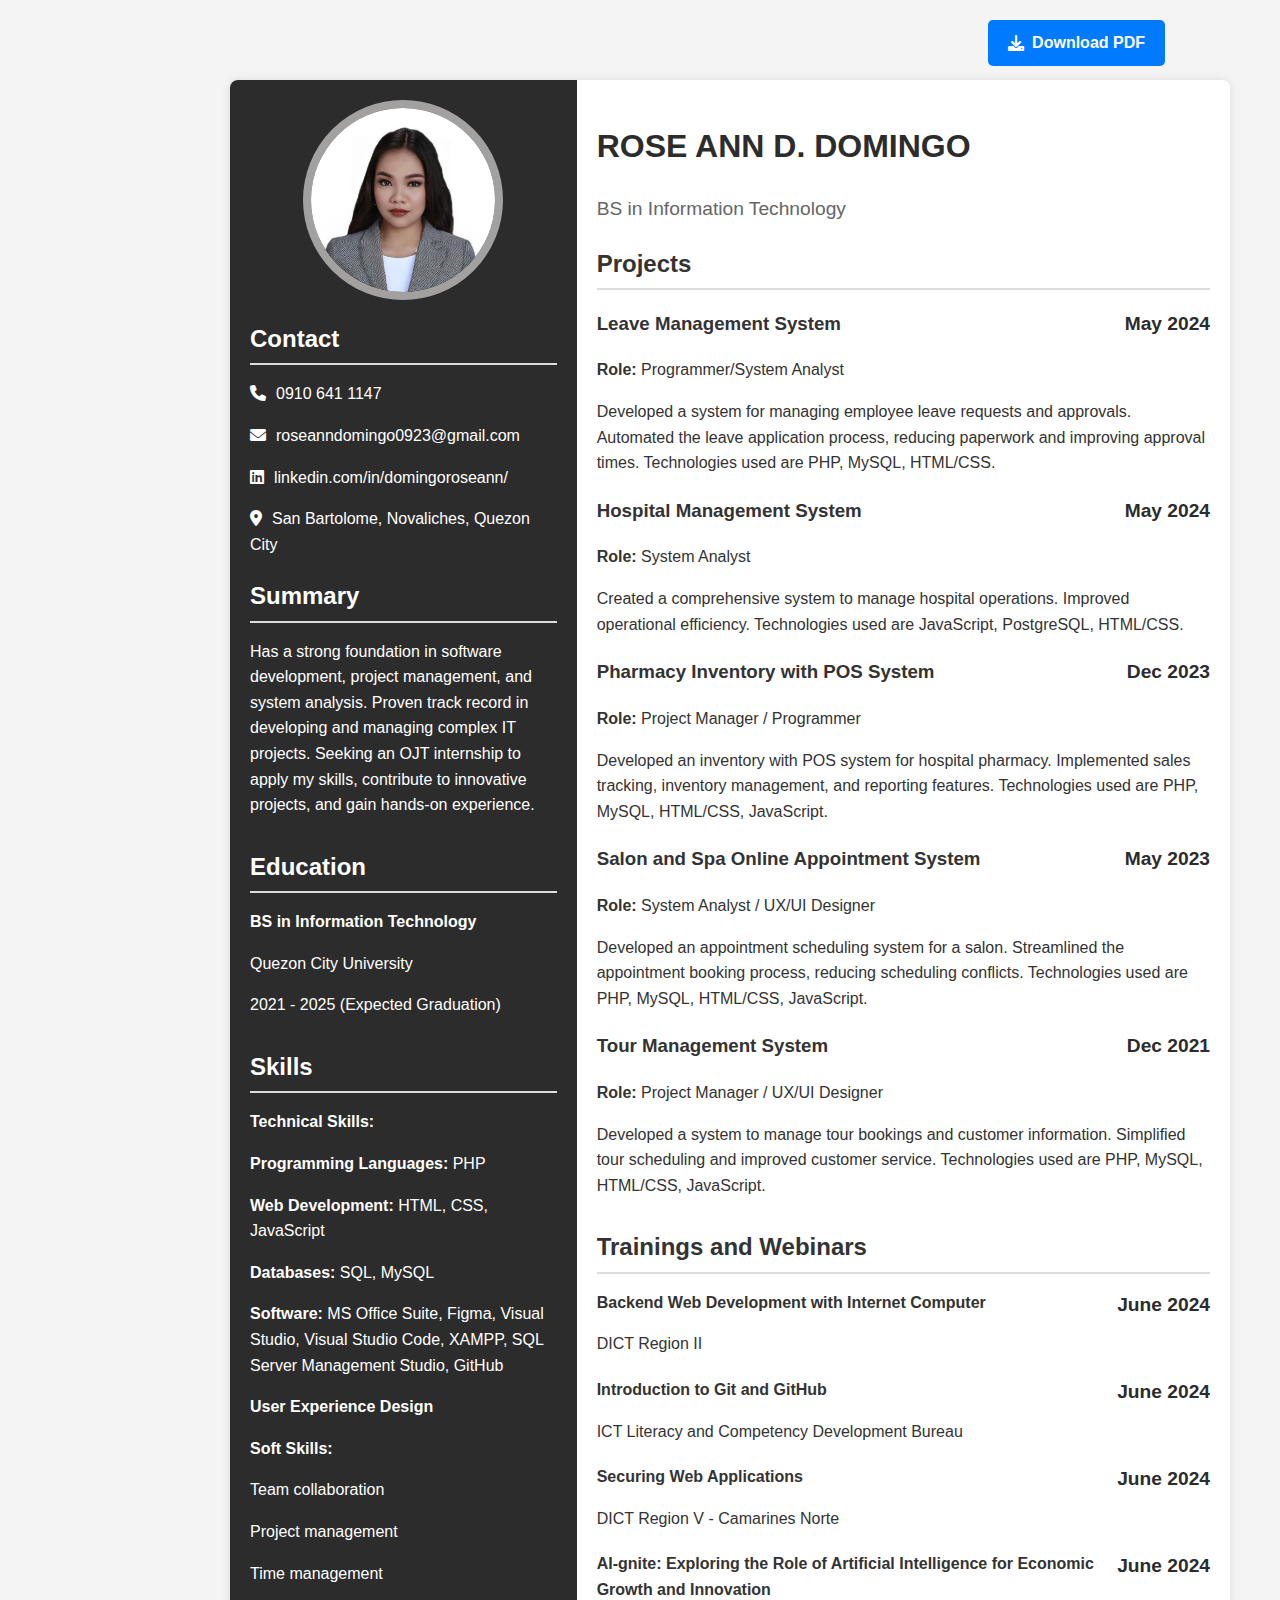
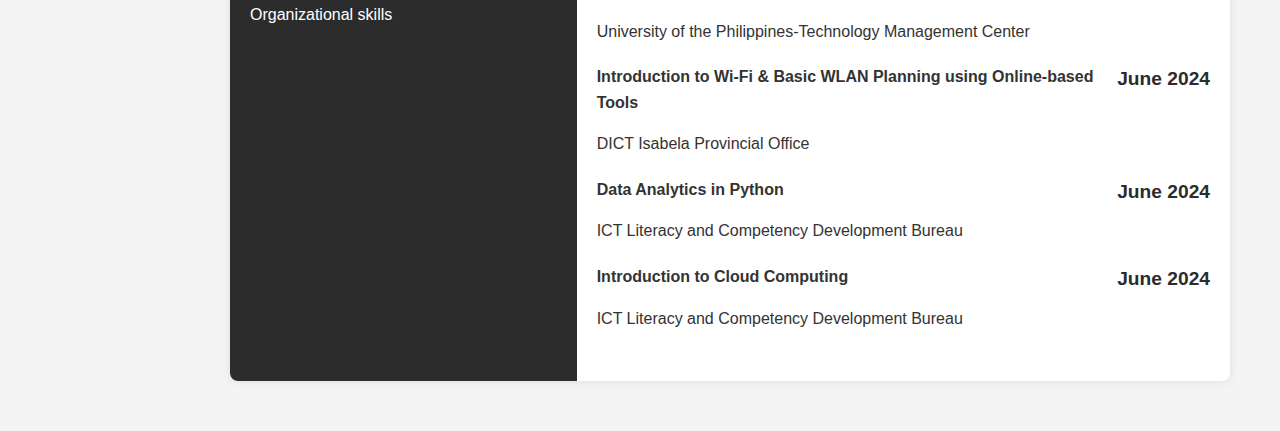
<file: OJT Resume/resume.html>
<!DOCTYPE html>
<html lang="en">
<head>
    <meta charset="UTF-8">
    <meta name="viewport" content="width=device-width, initial-scale=1.0">
    <title>Rose Ann D. Domingo Resume</title>
    <link rel="stylesheet" href="styles.css">
    <link rel="stylesheet" href="https://cdnjs.cloudflare.com/ajax/libs/font-awesome/6.0.0-beta3/css/all.min.css">
    <style>
        body {
            margin: 0;
            padding: 0;
            font-family: Arial, sans-serif;
        }

        .button-wrapper {
            position: fixed;
            top: 20px;
            right: 115px;
            z-index: 1000; /* Ensure it's above other content */
        }

        .download-button {
            display: inline-flex;
            align-items: center;
            padding: 10px 20px;
            background-color: #007bff;
            color: #fff;
            border: none;
            border-radius: 5px;
            text-decoration: none;
            font-size: 16px;
            font-weight: bold;
            transition: background-color 0.3s ease;
        }

        .download-button i {
            margin-right: 8px;
        }

        .download-button:hover {
            background-color: #0056b3;
        }

        .download-button:active {
            background-color: #003d7a;
        }

        .resume-container {
            margin: 80px 50px 50px 230px; /* Adjust top margin to prevent overlap with button */
        }
    </style>
</head>
<body>
    <div class="button-wrapper">
        <a href="Rose_Ann_Domingo_Resume.pdf" download="Rose_Ann_Domingo_Resume.pdf" class="download-button">
            <i class="fas fa-download"></i> Download PDF
        </a>
    </div>
    <div class="resume-container">
        <div class="left-column">
            <div class="photo">
                <img src="me.png" alt="Rose Ann D. Domingo">
            </div>
            <div class="contact">
                <h2>Contact</h2>
                <p><i class="fas fa-phone"></i>0910 641 1147</p>
                <p><i class="fas fa-envelope"></i>roseanndomingo0923@gmail.com</p>
                <p><i class="fab fa-linkedin"></i>linkedin.com/in/domingoroseann/</p>
                <p><i class="fas fa-map-marker-alt"></i>San Bartolome, Novaliches, Quezon City</p>
            </div>
            <div class="summary">
                <h2>Summary</h2>
                <p>Has a strong foundation in software development, project management, and system analysis. Proven track record in developing and managing complex IT projects. Seeking an OJT internship to apply my skills, contribute to innovative projects, and gain hands-on experience.</p>
            </div>
            <div class="education">
                <h2>Education</h2>
                <p><strong>BS in Information Technology</strong></p>
                <p>Quezon City University</p>
                <p>2021 - 2025 (Expected Graduation)</p>
            </div>
            <div class="skills">
                <h2>Skills</h2>
                <p><strong>Technical Skills:</strong></p>
                <p><strong>Programming Languages:</strong> PHP</p>
                <p><strong>Web Development:</strong> HTML, CSS, JavaScript</p>
                <p><strong>Databases:</strong> SQL, MySQL</p>
                <p><strong>Software:</strong> MS Office Suite, Figma, Visual Studio, Visual Studio Code, XAMPP, SQL Server Management Studio, GitHub</p>
                <p><strong>User Experience Design</strong></p>
                <p><strong>Soft Skills:</strong></p>
                <p>Team collaboration</p>
                <p>Project management</p>
                <p>Time management</p>
                <p>Organizational skills</p>
            </div>
        </div>
        <div class="right-column">
            <div class="name">
                <h1>ROSE ANN D. DOMINGO</h1>
                <p>BS in Information Technology</p>
            </div>
            <div class="projects">
                <h2>Projects</h2>
                <div class="project">
                    <h3>Leave Management System</h3>
                    <div class="date">May 2024</div>
                    <p><strong>Role:</strong> Programmer/System Analyst</p>
                    <p>Developed a system for managing employee leave requests and approvals. Automated the leave application process, reducing paperwork and improving approval times. Technologies used are PHP, MySQL, HTML/CSS.</p>
                </div>
                <div class="project">
                    <h3>Hospital Management System</h3>
                    <div class="date">May 2024</div>
                    <p><strong>Role:</strong> System Analyst</p>
                    <p>Created a comprehensive system to manage hospital operations. Improved operational efficiency. Technologies used are JavaScript, PostgreSQL, HTML/CSS.</p>
                </div>
                <div class="project">
                    <h3>Pharmacy Inventory with POS System</h3>
                    <div class="date">Dec 2023</div>
                    <p><strong>Role:</strong> Project Manager / Programmer</p>
                    <p>Developed an inventory with POS system for hospital pharmacy. Implemented sales tracking, inventory management, and reporting features. Technologies used are PHP, MySQL, HTML/CSS, JavaScript.</p>
                </div>
                <div class="project">
                    <h3>Salon and Spa Online Appointment System</h3>
                    <div class="date">May 2023</div>
                    <p><strong>Role:</strong> System Analyst / UX/UI Designer</p>
                    <p>Developed an appointment scheduling system for a salon. Streamlined the appointment booking process, reducing scheduling conflicts. Technologies used are PHP, MySQL, HTML/CSS, JavaScript.</p>
                </div>
                <div class="project">
                    <h3>Tour Management System</h3>
                    <div class="date">Dec 2021</div>
                    <p><strong>Role:</strong> Project Manager / UX/UI Designer</p>
                    <p>Developed a system to manage tour bookings and customer information. Simplified tour scheduling and improved customer service. Technologies used are PHP, MySQL, HTML/CSS, JavaScript.</p>
                </div>
            </div>
            <div class="trainings">
                <h2>Trainings and Webinars</h2>
                <div class="training">
                    <p><strong>Backend Web Development with Internet Computer</strong></p>
                    <p>DICT Region II</p>
                    <div class="date">June 2024</div>
                </div>
                <div class="training">
                    <p><strong>Introduction to Git and GitHub</strong></p>
                    <p>ICT Literacy and Competency Development Bureau</p>
                    <div class="date">June 2024</div>
                </div>
                <div class="training">
                    <p><strong>Securing Web Applications</strong></p>
                    <p>DICT Region V - Camarines Norte</p>
                    <div class="date">June 2024</div>
                </div>
                <div class="training">
                    <p><strong>AI-gnite: Exploring the Role of Artificial Intelligence for Economic Growth and Innovation</strong></p>
                    <p>University of the Philippines-Technology Management Center</p>
                    <div class="date">June 2024</div>
                </div>
                <div class="training">
                    <p><strong>Introduction to Wi-Fi & Basic WLAN Planning using Online-based Tools</strong></p>
                    <p>DICT Isabela Provincial Office</p>
                    <div class="date">June 2024</div>
                </div>
                <div class="training">
                    <p><strong>Data Analytics in Python</strong></p>
                    <p>ICT Literacy and Competency Development Bureau</p>
                    <div class="date">June 2024</div>
                </div>
                <div class="training">
                    <p><strong>Introduction to Cloud Computing</strong></p>
                    <p>ICT Literacy and Competency Development Bureau</p>
                    <div class="date">June 2024</div>
                </div>
            </div>
        </div>
    </div>
</body>
</html>
</file>
<file: OJT Resume/styles.css>
* {
    box-sizing: border-box;
    margin: 10;
    padding: 0;
}

body {
    font-family: Arial, sans-serif;
    line-height: 1.6;
    color: #333333;
    background-color: #f4f4f4;
    padding: 20px;
}

.resume-container {
    display: flex;
    flex-wrap: wrap;
    background: #fff;
    max-width: 1200px;
    margin: auto;
    border-radius: 8px;
    overflow: hidden;
    box-shadow: 0 0 10px rgba(0, 0, 0, 0.1);
}

.left-column, .right-column {
    padding: 20px;
}

.left-column {
    background-color: #2c2c2c;
    color: white;
    flex: 1;
    min-width: 280px;
}

.right-column {
    background-color: #ffffff;
    flex: 2;
    min-width: 480px;
}

.photo img {
    display: block;
    margin: 0 auto 20px auto; 
    border-radius: 50%;
    width: 200px;
    height: 200px;
    object-fit: cover;
    border: 8px solid #a3a0a0; 
}

.name h1 {
    font-size: 2rem;
    color: #2c2c2c;
}

.name p {
    font-size: 1.2rem;
    color: #666666;
}

h2 {
    font-size: 1.5rem;
    margin-bottom: 10px;
    border-bottom: 2px solid #ddd;
    padding-bottom: 5px;
}

p, li {
    margin-bottom: 10px;
}

.contact p {
    margin-bottom: 15px;
}

.contact i {
    margin-right: 10px;
}

.summary, .education, .skills, .projects, .trainings {
    margin-bottom: 30px;
}

.project, .training {
    margin-bottom: 20px;
    position: relative;
}

.date {
    position: absolute;
    right: 0;
    top: 0;
    font-size: 1.2rem;
    font-weight: bold;
    color: #2c2c2c;
}

.trainings .training p {
    margin-right: 80px; 
}

@media (max-width: 768px) {
    .resume-container {
        flex-direction: column;
    }

    .left-column, .right-column {
        flex: none;
        min-width: 100%;
    }

    .date {
        font-size: 1rem;
    }
}

@media (max-width: 480px) {
    .name h1 {
        font-size: 1.5rem;
    }

    h2 {
        font-size: 1.2rem;
    }

    p, li {
        font-size: 0.9rem;
    }

    .photo img {
        width: 80px;
        height: 80px;
    }

    .date {
        font-size: 0.9rem;
    }
}
</file>
